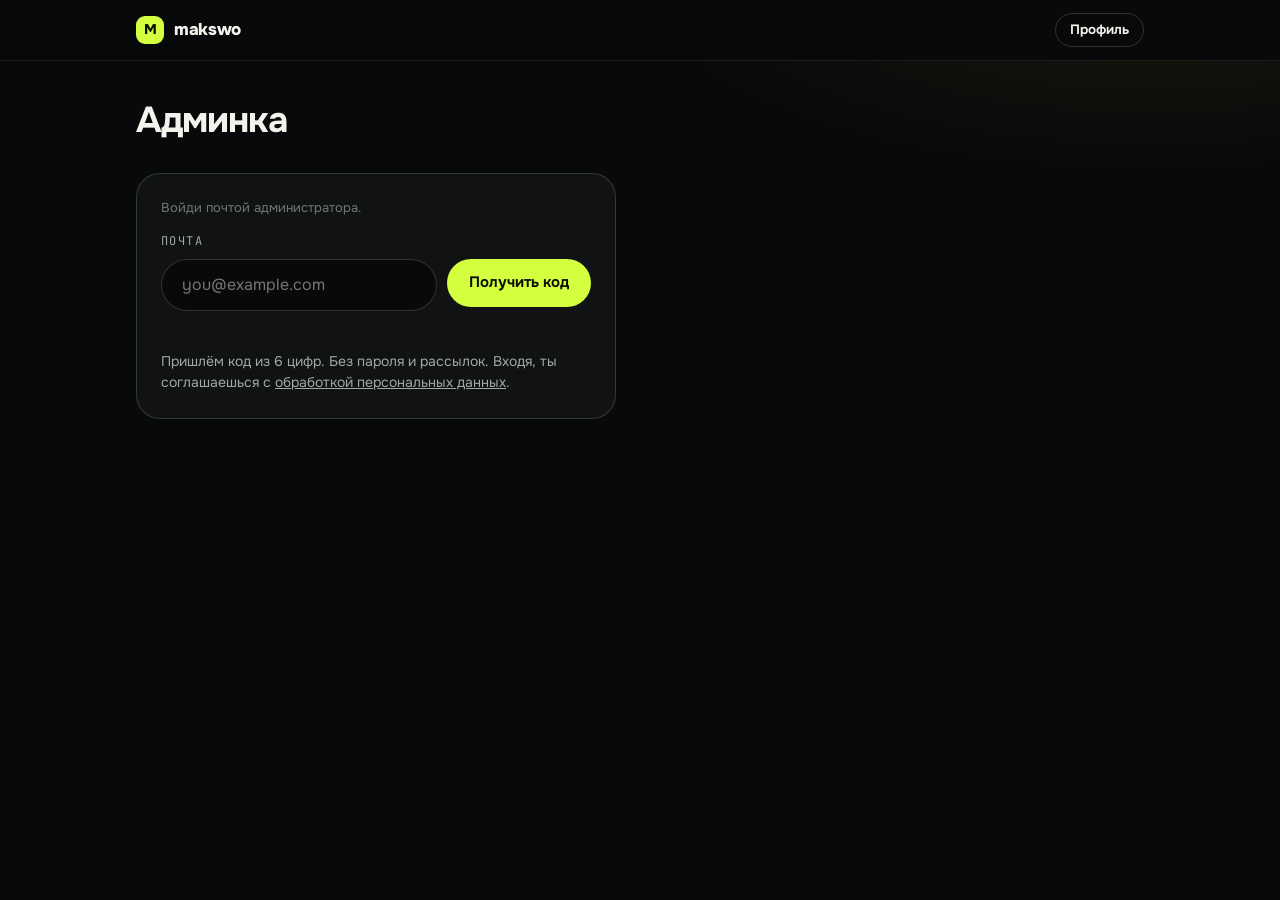
<file: admin/index.html>
<!doctype html>
<html lang="ru">
<head>
<meta charset="utf-8">
<link rel="icon" href="/favicon.ico" sizes="any">
<link rel="icon" href="/assets/favicon.svg" type="image/svg+xml">
<link rel="apple-touch-icon" href="/apple-touch-icon.png">
<meta name="viewport" content="width=device-width, initial-scale=1, viewport-fit=cover">
<title>Админка — tap-page</title>
<meta name="robots" content="noindex, nofollow">
<meta name="theme-color" content="#08090a">
<link rel="preconnect" href="https://fonts.googleapis.com"><link rel="preconnect" href="https://fonts.gstatic.com" crossorigin>
<link href="https://fonts.googleapis.com/css2?family=JetBrains+Mono:wght@400;500&family=Onest:wght@400;500;600;700;800&display=swap" rel="stylesheet">
<link rel="stylesheet" href="/assets/ui.css">
<style>
main{padding-block:32px 64px}
.topbar{display:flex;align-items:center;gap:14px;margin-bottom:22px;flex-wrap:wrap}
.topbar h2{font-size:clamp(26px,3.2vw,36px);margin:0;letter-spacing:-.03em}
.topbar .sp{flex:1}
.faint{color:var(--tx3);font-size:13px}
.err{color:var(--bad);font-size:14px;margin:0 0 12px}
.empty{border:1.5px dashed var(--line2);border-radius:16px;padding:26px 18px;text-align:center;color:var(--tx3);font-size:13.5px}
.loading{color:var(--tx3);padding:30px 0}
.card{background:var(--s1);border:1px solid var(--line);border-radius:20px;padding:20px;min-width:0}
.lbl{font-family:var(--m);font-size:11.5px;letter-spacing:.1em;text-transform:uppercase;color:var(--tx3);margin-bottom:10px;display:flex;align-items:center;gap:8px}
.lbl b{color:var(--tx2);font-weight:500}
.grid2{display:grid;grid-template-columns:repeat(2,minmax(0,1fr));gap:16px;align-items:start}
.pill{display:inline-flex;align-items:center;gap:6px;height:24px;padding:0 10px;border-radius:999px;font-size:12px;font-weight:650;white-space:nowrap;color:var(--tx2);background:var(--s2)}
.pill::before{content:"";width:6px;height:6px;border-radius:50%;background:currentColor}
.pill.ok{color:var(--ok);background:rgba(62,224,160,.1)}.pill.info{color:var(--info);background:rgba(122,168,255,.1)}
.pill.warn{color:var(--warn);background:rgba(255,181,74,.1)}.pill.bad{color:var(--bad);background:rgba(255,107,107,.1)}
.tabs{display:flex;gap:6px;flex-wrap:wrap}
.tabs button{height:32px;padding:0 14px;border-radius:999px;border:1px solid var(--line);font-size:13px;font-weight:650;color:var(--tx2)}
.tabs button.on{background:var(--tx);color:var(--bg);border-color:var(--tx)}
.adm-tabs{display:flex;gap:8px;flex-wrap:wrap;margin-bottom:18px}
.adm-tabs button{display:inline-flex;align-items:center;gap:8px;height:34px;padding:0 13px;border-radius:999px;border:1px solid var(--line);font-size:13px;font-weight:650;color:var(--tx2)}
.adm-tabs button.on{border-color:var(--acc);color:var(--tx);background:var(--acc-dim)}
.adm-tabs .n{font-variant-numeric:tabular-nums;color:var(--tx3)}
.stats{display:grid;grid-template-columns:repeat(4,minmax(0,1fr));gap:12px;margin-bottom:16px}
.tile{background:var(--s1);border:1px solid var(--line);border-radius:18px;padding:16px 18px;display:flex;flex-direction:column;gap:8px;min-width:0}
.tile .l{font-size:13px;color:var(--tx2)}
.tile .v{font-family:var(--m);font-size:clamp(24px,3vw,32px);font-weight:500;letter-spacing:-.03em;line-height:1}
.tile .d{font-size:12.5px;color:var(--tx3)}
.fun-bar{display:flex;gap:12px;align-items:center;flex-wrap:wrap;margin:0 0 18px}
.inp,select.inp{height:40px;border-radius:12px;background:var(--bg);border:1px solid var(--line2);padding:0 12px;font:14px var(--f);color:var(--tx);max-width:260px}
.fun-steps{display:grid;gap:10px;border:1px solid var(--line);border-radius:18px;padding:16px 18px;background:var(--s1)}
.fun-step{display:grid;grid-template-columns:minmax(180px,240px) 1fr 70px 54px;gap:14px;align-items:center;font-size:14px}
.fun-name{display:flex;gap:10px;color:var(--tx2)}.fun-name .n{font-family:var(--m);font-size:12px;color:var(--acc)}
.fun-track{height:10px;border-radius:6px;background:var(--s2);overflow:hidden}
.fun-track i{display:block;height:100%;background:var(--acc);border-radius:6px;min-width:2px}
.fun-step b{text-align:right;font-variant-numeric:tabular-nums}.fun-step small{color:var(--tx3);text-align:right}
.fun-note{margin:10px 0 26px}
h3.sh{font-size:18px;margin:26px 0 12px;letter-spacing:-.01em}
.fa-table{overflow-x:auto;border:1px solid var(--line);border-radius:16px}
.fa-table table{width:100%;border-collapse:collapse;font-size:14px;min-width:640px}
.fa-table th{text-align:left;font-weight:600;color:var(--tx3);font-size:12.5px;padding:12px 14px;border-bottom:1px solid var(--line);white-space:nowrap}
.fa-table td{padding:12px 14px;border-bottom:1px solid var(--line);vertical-align:top;font-variant-numeric:tabular-nums}
.fa-table tr:last-child td{border-bottom:0}
.fa-row{cursor:pointer}.fa-row:hover td{background:var(--s1)}.fa-row.on td{background:var(--acc-dim)}
.fa-table i{font-style:normal;color:var(--tx3);font-size:12px}
.goal{display:flex;align-items:center;gap:14px;margin:0 0 16px;padding:14px 18px;border-radius:18px;background:var(--s1);border:1px solid var(--line)}
.goal .fun-track{flex:1}.goal b{font-family:var(--m);font-size:20px}
.adm-row{display:grid;grid-template-columns:minmax(0,1fr) auto;gap:16px;align-items:start;padding:16px 18px;border:1px solid var(--line2);border-radius:18px;background:var(--s1)}
.adm-row + .adm-row{margin-top:12px}
.adm-row h3{font-size:16px;margin:0 0 4px}
.adm-row .q{margin:10px 0 0;font-size:14.5px;white-space:pre-wrap;overflow-wrap:anywhere}
.adm-row .q i{display:block;font-style:normal;font-family:var(--m);font-size:11px;letter-spacing:.08em;text-transform:uppercase;color:var(--tx3);margin-bottom:2px}
.adm-row textarea{width:100%;margin-top:12px;border-radius:12px;background:var(--bg);border:1px solid var(--line2);padding:10px 12px;font:14px/1.45 var(--f);color:var(--tx);min-height:56px;resize:vertical}
.adm-row .side{display:flex;flex-direction:column;align-items:flex-end;gap:10px}
.adm-acts{display:flex;gap:8px;flex-wrap:wrap;justify-content:flex-end}
.adm-row.st-no{opacity:.55}
.cmt{border:1px solid var(--line2);border-radius:16px;padding:14px 16px;background:var(--bg)}
.cmt + .cmt{margin-top:10px}
.cmt-h{display:flex;align-items:center;gap:10px;flex-wrap:wrap}
.cmt-t{margin:8px 0 0;font-size:14px;line-height:1.5;overflow-wrap:anywhere;white-space:pre-wrap}
.cmt-r{margin:10px 0 0;padding-left:12px;border-left:2px solid var(--acc);font-size:13.5px;line-height:1.5;color:var(--tx2);overflow-wrap:anywhere;white-space:pre-wrap}
.adm{border-radius:20px;padding:18px;background:var(--s1);border:1px solid var(--line);margin-top:12px}
.adm-h{display:flex;flex-wrap:wrap;align-items:baseline;gap:6px 14px}.adm-h b{font-size:17px}.adm-h span{font-family:var(--m);font-size:12.5px;color:var(--tx2)}
.adm label{display:block;font-family:var(--m);font-size:11.5px;letter-spacing:.1em;text-transform:uppercase;color:var(--tx3);margin:14px 0 6px}
.adm input,.adm textarea{width:100%;border-radius:14px;background:var(--bg);border:1px solid var(--line2);padding:11px 14px;font:15px/1.45 var(--f);color:var(--tx);outline:none}
.adm textarea{min-height:150px;resize:vertical}
.adm .row2{display:grid;grid-template-columns:1fr 2fr;gap:10px}
.adm .btns{display:flex;gap:10px;flex-wrap:wrap;margin-top:14px;align-items:center}
.adm details{margin-top:10px;font-size:14px;color:var(--tx2)}.adm details ul{margin:8px 0 0;padding-left:18px;max-height:220px;overflow:auto}
.st{font-size:13.5px;color:var(--tx2)}.st.ok{color:var(--ok)}.st.bad{color:var(--bad)}
.hist{list-style:none;margin:10px 0 0;padding:0;display:grid;gap:6px;font-size:13.5px}.hist li{display:grid;grid-template-columns:120px 80px 1fr auto;gap:10px;color:var(--tx2)}.hist b{color:var(--tx)}
.warnbox{border:1px solid rgba(255,181,74,.35);background:rgba(255,181,74,.08);color:var(--warn);border-radius:14px;padding:12px 14px;font-size:14px;margin-top:12px}
.logincard{max-width:480px;margin-top:24px;border-radius:24px;padding:24px;background:var(--s1);border:1px solid var(--line2)}
@media (max-width:860px){.grid2{grid-template-columns:1fr}.stats{grid-template-columns:repeat(2,minmax(0,1fr))}}
@media (max-width:640px){
  .fun-step{grid-template-columns:1fr 54px;gap:6px 10px}.fun-step .fun-track{grid-column:1/-1;grid-row:2}.fun-step small{display:none}
  .adm-row{grid-template-columns:1fr}.adm-row .side{align-items:flex-start}.adm-acts{justify-content:flex-start}
  .adm .row2{grid-template-columns:1fr}.hist li{grid-template-columns:1fr 1fr}
}
</style>
</head>
<body>
<nav class="nav"><div class="wrap wide">
  <a class="logo" href="/"><i>M</i>makswo</a>
  <span class="sp"></span>
  <a class="btn gho sm" id="acct" href="/me">Профиль</a>
</div></nav>
<main class="wrap wide" id="app"><p class="loading">Загружаем…</p></main>

<script src="/assets/account.js"></script>
<script src="/assets/adminbar.js?v=1"></script>
<script>
(function(){
'use strict';
function $(id){return document.getElementById(id)}
var esc=TP.esc, app=$('app'), ADMIN=false;
var SECTIONS={funnel:'Воронка',leads:'Заявки в группу',mail:'Рассылки',support:'Поддержка'};
function fmt(d){return new Date(d).toLocaleString('ru-RU',{day:'numeric',month:'short',hour:'2-digit',minute:'2-digit'})}
function num(n){return Number(n||0).toLocaleString('ru-RU')}
function pct(a,b){return b?Math.round(a*100/b)+'%':'—'}
function top(title,extra){return '<div class="topbar"><h2>'+esc(title)+'</h2><span class="sp"></span>'+(extra||'')+'<button class="btn gho sm" type="button" id="rf">Обновить</button></div>'}
function fail(title,d){ app.innerHTML=top(title)+'<p class="err">Не получилось загрузить ('+esc(d.error||d._status||'нет связи')+'). Если только что обновили сайт — проверь SQL в Supabase.</p>'; bindRf() }
function bindRf(){ var b=$('rf'); if(b) b.onclick=route }
function cur(){ var h=(location.hash||'').slice(1); return SECTIONS[h]?h:'funnel' }
function route(){ if(!ADMIN) return; var s=cur(); document.title=SECTIONS[s]+' — админка tap-page'; ({funnel:funnel,leads:leads,mail:mail,support:support})[s]() }
window.addEventListener('hashchange',route);

/* ---------- Воронка ---------- */
var F={days:30,label:null,data:null};
function funnel(){
  app.innerHTML=top('Воронка')+'<p class="loading">Загружаем…</p>'; bindRf();
  TP.call('GET','/api/admin?funnel=1&days='+F.days).then(function(d){ if(!d.funnel) return fail('Воронка',d); F.data=d.funnel; drawFunnel() },function(){fail('Воронка',{})});
}
function drawFunnel(){
  var f=F.data, rows=f.rows, key=function(r){return r.src||''};
  var sel=F.label===null?f.total:(rows.filter(function(r){return key(r)===F.label})[0]||f.total);
  var steps=[['Заходы на сайт',sel.visitors],['Начали вопросы',sel.started],['Ответили на 10 вопросов',sel.answered],['Оплатили инструкцию 299',sel.paid],['Купили «Стартовый набор»',sel.kit]];
  var mx=Math.max(1,steps[0][1],steps[1][1]);
  var P=[[7,'7 дней'],[30,'30 дней'],[90,'90 дней'],[0,'Всё время']];
  var h=top('Воронка')+
    '<div class="fun-bar"><select class="inp" id="lab"><option value="__all">Все метки</option>'+rows.map(function(r){return '<option value="'+esc(key(r))+'"'+(F.label===key(r)?' selected':'')+'>'+esc(r.src||'без метки')+'</option>'}).join('')+'</select>'+
    '<div class="tabs">'+P.map(function(p){return '<button type="button" data-d="'+p[0]+'" class="'+(p[0]===f.days?'on':'')+'">'+p[1]+'</button>'}).join('')+'</div></div>'+
    '<div class="stats">'+
      '<div class="tile"><span class="l">Выручка</span><span class="v">'+num(sel.revenue)+' ₽</span><span class="d">оплаты инструкции</span></div>'+
      '<div class="tile"><span class="l">Оплатили</span><span class="v">'+num(sel.paid)+'</span><span class="d">'+(sel.free?'+ '+sel.free+' по бесплатному коду':'без бесплатных кодов')+'</span></div>'+
      '<div class="tile"><span class="l">Заход → оплата</span><span class="v">'+pct(sel.paid,sel.visitors)+'</span><span class="d">из '+num(sel.visitors)+' заходов</span></div>'+
      '<div class="tile"><span class="l">Ответили → оплата</span><span class="v">'+pct(sel.paid,sel.answered)+'</span><span class="d">из '+num(sel.answered)+' прошедших вопросы</span></div>'+
    '</div>'+
    '<div class="fun-steps">'+steps.map(function(s,i){return '<div class="fun-step"><div class="fun-name"><span class="n">'+('0'+(i+1))+'</span>'+esc(s[0])+'</div><div class="fun-track"><i style="width:'+Math.min(100,s[1]/mx*100)+'%"></i></div><b>'+num(s[1])+'</b><small>'+(i?pct(s[1],steps[i-1][1]):'')+'</small></div>'}).join('')+'</div>'+
    '<p class="faint fun-note">Заходы — уникальные браузеры. Процент — от предыдущего шага. «Купили набор» появится, когда откроется оплата набора. Заказы до появления меток — в «без метки».</p>'+
    '<h3 class="sh">По меткам</h3>'+
    (rows.length?'<div class="fa-table"><table><thead><tr><th>Метка</th><th>Заходы</th><th>Начали</th><th>Ответили</th><th>Оплатили</th><th>Выручка</th><th>Набор</th></tr></thead><tbody>'+
      rows.map(function(r){return '<tr class="fa-row'+(F.label===key(r)?' on':'')+'" data-l="'+esc(key(r))+'"><td><b>'+(r.src?esc(r.src):'<i>без метки</i>')+'</b></td><td>'+num(r.visitors)+'</td><td>'+num(r.started)+'</td><td>'+num(r.answered)+' <i>'+pct(r.answered,r.started)+'</i></td><td>'+num(r.paid)+(r.free?' <i>+'+r.free+' беспл.</i>':'')+'</td><td>'+num(r.revenue)+' ₽</td><td>'+(r.kit||'—')+'</td></tr>'}).join('')+
      '</tbody></table></div>':'<div class="empty">Пока пусто.</div>')+
    '<p class="faint" style="margin-top:10px">Ссылка с меткой: <code>tap-page.ru/start?from=start_r23</code> — латиница, цифры, _ и -. Метка живёт в браузере 30 дней. Нажми на строку, чтобы увидеть её воронку.</p>';
  app.innerHTML=h; bindRf();
  $('lab').onchange=function(){ F.label=this.value==='__all'?null:this.value; drawFunnel() };
  [].forEach.call(app.querySelectorAll('[data-d]'),function(b){ b.onclick=function(){ F.days=Number(b.getAttribute('data-d')); funnel() } });
  [].forEach.call(app.querySelectorAll('.fa-row'),function(tr){ tr.onclick=function(){ var l=tr.getAttribute('data-l'); F.label=F.label===l?null:l; drawFunnel(); window.scrollTo({top:0,behavior:'smooth'}) } });
}

/* ---------- Заявки в группу ---------- */
var LST={new:['Заявка','warn'],call:['Созвон','info'],paid:['Оплатил','ok'],no:['Отказ','']};
var DEVN={iphone:'iPhone',android:'Android',win:'Windows',mac:'Mac'}, CTRN={ru:'Россия/Беларусь',cis:'СНГ',world:'Другая страна',unsure:'Не уверен'};
var L={filter:'all',list:[]};
function leads(){
  app.innerHTML=top('Заявки в группу')+'<p class="loading">Загружаем…</p>'; bindRf();
  TP.call('GET','/api/admin?leads=group').then(function(d){ if(!d.leads) return fail('Заявки в группу',d); L.list=d.leads; drawLeads() },function(){fail('Заявки в группу',{})});
}
function drawLeads(){
  var cnt={new:0,call:0,paid:0,no:0}; L.list.forEach(function(l){cnt[l.status]=(cnt[l.status]||0)+1});
  var live=L.list.length-cnt.no;
  var shown=L.filter==='all'?L.list:L.list.filter(function(l){return l.status===L.filter});
  var h=top('Заявки в группу','<a class="btn gho sm" href="/group" target="_blank" rel="noopener">Открыть анкету</a>')+
    '<div class="goal"><span class="faint">Живых заявок</span><div class="fun-track"><i style="width:'+Math.min(100,live*10)+'%"></i></div><b>'+live+' / 10</b></div>'+
    '<p class="faint" style="margin:-6px 0 16px">Когда наберётся 10 — открывай оплату и даты потока. «Отказ» в счётчик не входит.</p>'+
    '<div class="adm-tabs"><button type="button" data-f="all" class="'+(L.filter==='all'?'on':'')+'">Все <span class="n">'+L.list.length+'</span></button>'+
      Object.keys(LST).map(function(k){return '<button type="button" data-f="'+k+'" class="'+(L.filter===k?'on':'')+'">'+LST[k][0]+(cnt[k]?' <span class="n">'+cnt[k]+'</span>':'')+'</button>'}).join('')+'</div>'+
    (shown.length?'':'<div class="empty">'+(L.list.length?'В этой очереди пусто.':'Пока ни одной заявки. Ссылка для рилса: tap-page.ru/group?from=group_rNN')+'</div>')+
    shown.map(function(l){
      var meta=[(l.dev||[]).map(function(x){return DEVN[x]||x}).join(', '),CTRN[l.country]||'',l.src?'метка '+l.src:''].filter(Boolean).join(' · ');
      var st=LST[l.status]||[l.status,''];
      return '<article class="adm-row st-'+esc(l.status)+'" data-id="'+l.id+'"><div style="min-width:0"><h3>'+esc(l.name)+'</h3>'+
        '<div class="faint">'+esc(l.contact)+(l.email&&l.email!==l.contact?' · '+esc(l.email):'')+' · '+esc(fmt(l.created_at))+'</div>'+
        '<p class="q"><i>Чем занимается</i>'+esc(l.work||'')+'</p><p class="q"><i>Какие задачи отдать ИИ</i>'+esc(l.want||'')+'</p>'+
        (meta?'<p class="faint" style="margin:8px 0 0">'+esc(meta)+'</p>':'')+
        '<textarea data-note placeholder="Заметка: когда созвон, что обсудили">'+esc(l.note||'')+'</textarea>'+
        '<div style="display:flex;gap:10px;align-items:center;margin-top:8px"><button class="btn gho sm" type="button" data-save>Сохранить заметку</button><span class="st"></span></div></div>'+
        '<div class="side"><span class="pill '+st[1]+'">'+esc(st[0])+'</span><div class="adm-acts">'+
          Object.keys(LST).filter(function(k){return k!==l.status}).map(function(k){return '<button class="btn gho sm" type="button" data-st="'+k+'">'+LST[k][0]+'</button>'}).join('')+'</div></div></article>';
    }).join('');
  app.innerHTML=h; bindRf();
  [].forEach.call(app.querySelectorAll('[data-f]'),function(b){ b.onclick=function(){ L.filter=b.getAttribute('data-f'); drawLeads() } });
  [].forEach.call(app.querySelectorAll('.adm-row'),function(el){
    var id=Number(el.getAttribute('data-id')), st=el.querySelector('.st');
    function save(data,done){ data.action='lead'; data.id=id; st.className='st'; st.textContent='Сохраняю…';
      TP.call('POST','/api/admin',data).then(function(r){ if(r.ok){ st.className='st ok'; st.textContent='Сохранено'; done&&done() } else { st.className='st bad'; st.textContent='Ошибка' } },function(){ st.className='st bad'; st.textContent='Нет связи' }) }
    el.querySelector('[data-save]').onclick=function(){ var v=el.querySelector('[data-note]').value; save({note:v},function(){ L.list.forEach(function(x){ if(x.id===id) x.note=v }) }) };
    [].forEach.call(el.querySelectorAll('[data-st]'),function(b){ b.onclick=function(){ var s=b.getAttribute('data-st'); save({status:s},function(){ L.list.forEach(function(x){ if(x.id===id) x.status=s }); drawLeads() }) } });
  });
}

/* ---------- Рассылки по листу ожидания ---------- */
function mail(){
  app.innerHTML=top('Рассылки')+'<p class="loading">Загружаем…</p>'; bindRf();
  TP.call('GET','/api/admin').then(function(d){ if(!d.courses) return fail('Рассылки',d); drawMail(d) },function(){fail('Рассылки',{})});
}
function qt(t){return /«/.test(t)?t:'«'+t+'»'}
function drawMail(d){
  var h=top('Рассылки')+'<p class="faint" style="margin:-10px 0 6px">Письмо уходит всем из листа ожидания курса, кто ещё не получал его. Каждому — один раз, в письме есть ссылка «Отписаться».</p>'+
    (d.mail?'':'<div class="warnbox">Отправка писем не настроена: добавь RESEND_API_KEY в Vercel и сделай Redeploy.</div>');
  var LINK={nabor:'https://tap-page.ru/kit',group:'https://tap-page.ru/group'};
  d.courses.forEach(function(c){
    var sent=c.total-c.pending;
    h+='<form class="adm" data-c="'+c.id+'"><div class="adm-h"><b>'+esc(c.title)+'</b><span>в листе: '+c.total+' · ждут письма: '+c.pending+' · получили: '+sent+'</span></div>'+
      (c.total?'<details><summary>Адреса ('+c.total+')</summary><ul>'+c.emails.map(function(e){return '<li>'+esc(e.email)+(e.notified?' ✓':'')+'</li>'}).join('')+'</ul></details>':'')+
      '<label>Тема письма</label><input name="subject" maxlength="150" value="'+esc(qt(c.title)+': старт')+'">'+
      '<label>Текст</label><textarea name="text" maxlength="4000">'+esc('Привет!\n\nТы записался на '+qt(c.title)+' — рассказываю, когда старт и как попасть.\n\nМакс')+'</textarea>'+
      '<div class="row2"><div><label>Текст кнопки</label><input name="cta" maxlength="40" value="Подробнее"></div><div><label>Ссылка кнопки</label><input name="link" maxlength="300" value="'+esc(LINK[c.id]||('https://tap-page.ru/#c-'+c.id))+'"></div></div>'+
      '<div class="btns"><button class="btn gho sm" type="button" data-a="test">Тест себе</button><button class="btn pri sm" type="button" data-a="send"'+(c.pending&&d.mail?'':' disabled')+'>Разослать ('+c.pending+')</button><span class="st"></span></div></form>';
  });
  var NAMES={nabor:'Набор',montage:'Монтаж',assistant:'Помощник',group:'Группа'};
  h+='<div class="adm"><div class="adm-h"><b>История</b></div>'+(d.history&&d.history.length?'<ul class="hist">'+d.history.map(function(x){
    return '<li><span>'+esc(fmt(x.created_at))+'</span><b>'+esc(NAMES[x.course]||x.course)+'</b><span>'+esc(x.subject)+'</span><span>'+(x.test?'тест':'отправлено '+x.sent)+(x.failed?' · ошибок '+x.failed:'')+'</span></li>'}).join('')+'</ul>':'<p class="faint" style="margin:8px 0 0">Рассылок ещё не было.</p>')+'</div>';
  app.innerHTML=h; bindRf();
  [].forEach.call(app.querySelectorAll('form.adm'),function(f){
    var st=f.querySelector('.st'); f.onsubmit=function(e){e.preventDefault()};
    [].forEach.call(f.querySelectorAll('[data-a]'),function(b){ b.onclick=function(){
      var test=b.getAttribute('data-a')==='test', c=f.getAttribute('data-c');
      var data={action:'send',course:c,test:test,subject:f.subject.value,text:f.text.value,cta:f.cta.value,link:f.link.value};
      if(!test){ var n=(b.textContent.match(/\d+/)||['0'])[0]; if(!confirm('Разослать письмо '+n+' адресам? Отменить будет нельзя.')) return }
      st.className='st'; st.textContent=test?'Отправляем тест…':'Рассылаем…'; b.disabled=true;
      TP.call('POST','/api/admin',data).then(function(r){
        b.disabled=false;
        if(r.ok&&test){ st.className='st ok'; st.textContent='Тест отправлен на '+r.to; return }
        if(r.ok){ st.className='st ok'; st.textContent='Отправлено: '+r.sent+(r.failed?', ошибок: '+r.failed:''); setTimeout(mail,1500); return }
        st.className='st bad'; st.textContent={none:'Некому отправлять: все из листа уже получили письмо',empty:'Заполни тему и текст',link:'Ссылка должна начинаться с https://',mail:'Не настроена отправка писем (RESEND_API_KEY)'}[r.error]||('Ошибка: '+(r.error||r._status));
      },function(){b.disabled=false;st.className='st bad';st.textContent='Нет связи'});
    }});
  });
}

/* ---------- Поддержка ---------- */
var S={filter:'all'};
var REASON={mat:['мат','bad'],ad:['реклама','warn'],toxic:['оскорбление','bad']};
function support(){
  app.innerHTML=top('Поддержка')+'<p class="loading">Загружаем…</p>'; bindRf();
  TP.call('GET','/api/admin?support=1').then(function(d){ if(!d.messages) return fail('Поддержка',d); S.data=d; drawSupport() },function(){fail('Поддержка',{})});
}
function drawSupport(){
  var d=S.data, day=Date.now()-864e5, week=Date.now()-7*864e5;
  var n1=d.messages.filter(function(m){return Date.parse(m.at)>day}).length, n7=d.messages.filter(function(m){return Date.parse(m.at)>week}).length;
  var guests=d.messages.filter(function(m){return !m.who}).length;
  var list=S.filter==='guest'?d.messages.filter(function(m){return !m.who}):S.filter==='user'?d.messages.filter(function(m){return m.who}):d.messages;
  var h=top('Поддержка')+
    '<div class="stats"><div class="tile"><span class="l">Вопросов за сутки</span><span class="v">'+n1+'</span></div><div class="tile"><span class="l">За 7 дней</span><span class="v">'+n7+'</span></div>'+
    '<div class="tile"><span class="l">От гостей</span><span class="v">'+guests+'</span><span class="d">из последних '+d.messages.length+'</span></div><div class="tile"><span class="l">Заблокировано в чате</span><span class="v">'+d.blocked.length+'</span><span class="d">последние 100</span></div></div>'+
    '<div class="grid2"><section class="card"><div class="lbl"><b>О чём спрашивают ИИ-поддержку</b></div>'+
      '<div class="tabs" style="margin-bottom:12px">'+[['all','Все'],['user','Из профиля'],['guest','Гости']].map(function(t){return '<button type="button" data-sf="'+t[0]+'" class="'+(S.filter===t[0]?'on':'')+'">'+t[1]+'</button>'}).join('')+'</div>'+
      (list.length?list.map(function(m){return '<article class="cmt"><div class="cmt-h"><span class="faint">'+esc(fmt(m.at))+' · '+(m.who?esc(m.who):'гость')+'</span>'+(m.blocked?'<span class="pill bad">заблокировано</span>':'')+'</div>'+
        '<p class="cmt-t"><b>'+esc(m.question||'')+'</b></p>'+(m.answer?'<p class="cmt-r">'+esc(m.answer)+'</p>':'')+'</article>'}).join(''):'<div class="empty">Пока никто не писал.</div>')+
    '</section><section class="card"><div class="lbl"><b>Заблокировано в общем чате</b></div>'+
      (d.blocked.length?d.blocked.map(function(m){var r=REASON[m.reason]||[m.reason||'',''];return '<article class="cmt"><div class="cmt-h"><span class="faint">'+esc(fmt(m.at))+' · '+(m.who?esc(m.who):'без ника')+'</span><span class="pill '+r[1]+'">'+esc(r[0])+'</span></div><p class="cmt-t">'+esc(m.text||'')+'</p></article>'}).join(''):'<div class="empty">Ничего не блокировалось.</div>')+
    '</section></div>';
  app.innerHTML=h; bindRf();
  [].forEach.call(app.querySelectorAll('[data-sf]'),function(b){ b.onclick=function(){ S.filter=b.getAttribute('data-sf'); drawSupport() } });
}

/* ---------- вход и проверка прав ---------- */
function login(){
  app.innerHTML='<div class="topbar"><h2>Админка</h2></div><div class="logincard"><p class="faint" style="margin:0 0 14px">Войди почтой администратора.</p><div id="lf"></div></div>';
  TP.loginForm($('lf'),{onDone:start});
}
function start(){
  if(!TP.user()) return login();
  TP.call('GET','/api/account').then(function(d){
    if(d._status===401){ TP.logout(); return login() }
    if(!d.user){ app.innerHTML='<p class="err">Не получилось загрузить профиль. Обнови страницу.</p>'; return }
    TPAdminBar.set(!!d.admin);
    if(!d.admin){ app.innerHTML='<div class="topbar"><h2>Админка</h2></div><p class="err">Эта страница только для администратора. Ты вошёл как '+esc(d.user.email)+'.</p>'; return }
    ADMIN=true; route();
  },function(){ app.innerHTML='<p class="err">Нет связи. Обнови страницу.</p>' });
}
start();
})();
</script>
</body>
</html>
</file>
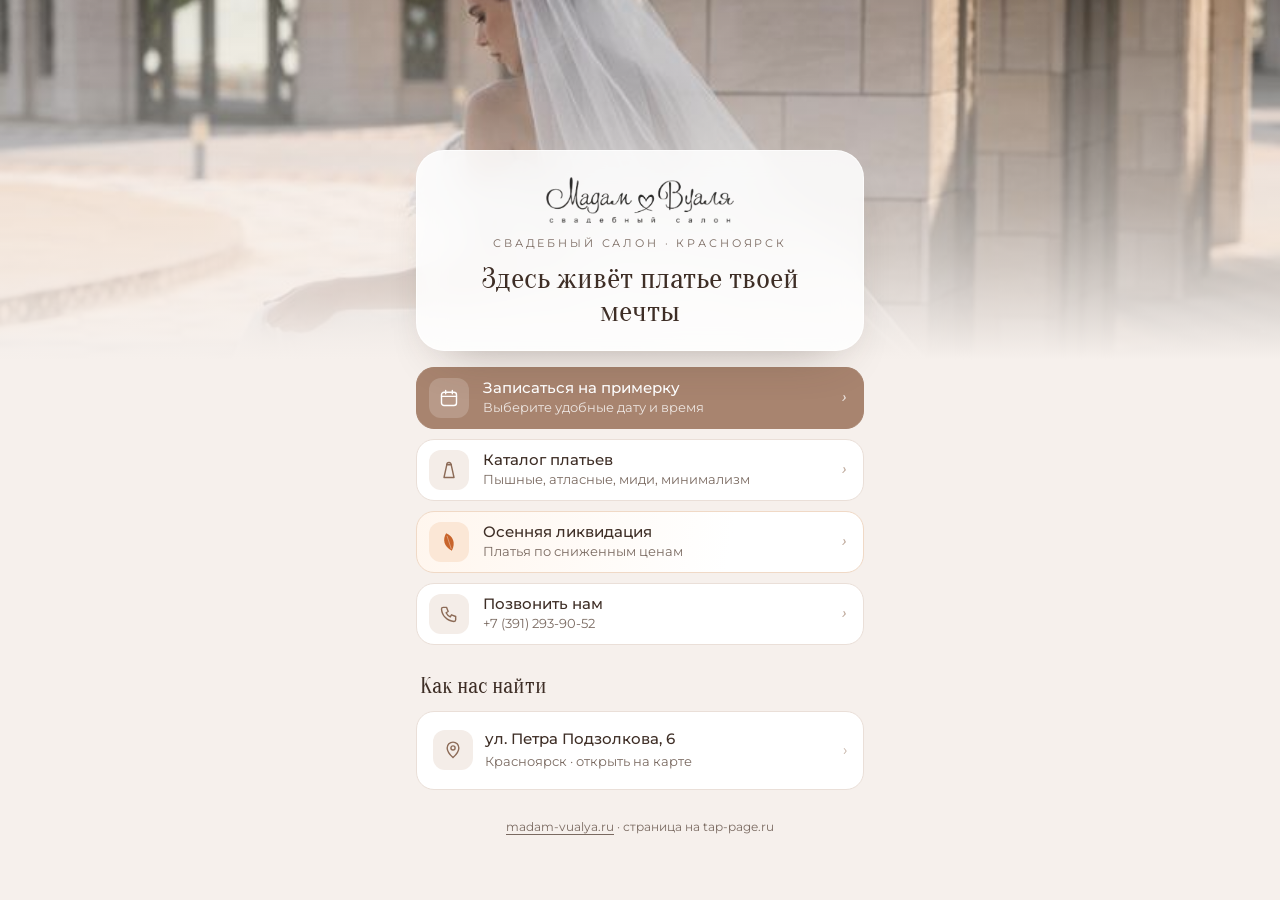
<file: madam-vualya/index.html>
<!doctype html>
<html lang="ru">
<head>
<meta charset="utf-8">
<meta name="viewport" content="width=device-width, initial-scale=1, viewport-fit=cover">
<title>Мадам Вуаля — свадебный салон, Красноярск</title>
<meta name="description" content="Свадебные платья Anna Kuznetcova, Divino Rose, Marry Mark. Бесплатная примерка по записи. Красноярск, Петра Подзолкова, 6.">
<meta property="og:title" content="Мадам Вуаля — здесь живёт платье твоей мечты">
<link rel="preconnect" href="https://fonts.googleapis.com"><link rel="preconnect" href="https://fonts.gstatic.com" crossorigin>
<link href="https://fonts.googleapis.com/css2?family=Oranienbaum&family=Montserrat:wght@400;500;600&display=swap" rel="stylesheet">
<style>
:root{--bg:#F6F0EC;--card:#FFFFFF;--line:#EADFD8;--ink:#3E2E26;--ink2:#7A6A61;--mocha:#A8846F;--mocha-d:#8C6B57}
*{box-sizing:border-box;margin:0}
html{background:var(--bg)}
body{font:400 15px/1.5 Montserrat,system-ui,-apple-system,"Segoe UI",sans-serif;color:var(--ink);-webkit-font-smoothing:antialiased;
  background:var(--bg);position:relative}
a{color:inherit;text-decoration:none}
img{display:block;max-width:100%}
.cover{position:absolute;inset:0 0 auto;height:360px;z-index:0;overflow:hidden}
.cover img{width:100%;height:100%;object-fit:cover;object-position:50% 30%;filter:saturate(.9)}
.cover:after{content:"";position:absolute;inset:0;background:linear-gradient(180deg,rgba(246,240,236,.1),rgba(246,240,236,.55) 55%,var(--bg))}
.page{position:relative;z-index:1;max-width:480px;margin:0 auto;padding:150px max(16px,env(safe-area-inset-left)) calc(40px + env(safe-area-inset-bottom)) max(16px,env(safe-area-inset-right))}

/* profile */
.profile{background:rgba(255,255,255,.86);backdrop-filter:blur(14px);-webkit-backdrop-filter:blur(14px);border:1px solid rgba(255,255,255,.7);
  border-radius:28px;padding:26px 22px 22px;text-align:center;box-shadow:0 24px 50px -30px rgba(62,46,38,.45)}
.profile .logo{height:46px;width:auto;margin:0 auto}
.profile .city{font-size:11px;letter-spacing:.26em;text-transform:uppercase;color:var(--ink2);margin-top:12px}
.profile h1{font:400 30px/1.1 Oranienbaum,serif;margin-top:10px}
.profile p{color:var(--ink2);font-size:13.5px;margin-top:8px}
.chips{display:flex;flex-wrap:wrap;justify-content:center;gap:6px;margin-top:14px}
.chips span{background:#F4EDE8;border-radius:999px;padding:5px 11px;font-size:12px;color:var(--ink)}

/* buttons */
.links{display:grid;gap:10px;margin-top:16px}
.b{display:flex;align-items:center;gap:14px;min-height:60px;padding:10px 16px 10px 12px;border-radius:18px;background:var(--card);border:1px solid var(--line);
  font-weight:500;font-size:15px;transition:transform .15s,box-shadow .2s,border-color .2s}
.b:hover{transform:translateY(-1px);border-color:#D9C6B9;box-shadow:0 12px 24px -18px rgba(62,46,38,.5)}
.b:active{transform:scale(.99)}
.b .ic{flex:none;width:40px;height:40px;border-radius:12px;display:grid;place-items:center;background:#F4EDE8;color:var(--mocha-d)}
.b .ic svg{width:20px;height:20px}
.b span{flex:1;line-height:1.25}
.b small{display:block;font-weight:400;font-size:12.5px;color:var(--ink2);margin-top:2px}
.b .go{flex:none;color:#C2AEA1}
.b.main{background:var(--mocha);color:#fff;border-color:var(--mocha)}
.b.main .ic{background:rgba(255,255,255,.18);color:#fff}
.b.main small{color:rgba(255,255,255,.8)}
.b.main .go{color:rgba(255,255,255,.75)}
.b.main:hover{background:var(--mocha-d)}
.b.autumn{background:linear-gradient(100deg,#FFF6EE,#FFFFFF 70%);border-color:#F0D9C6}
.b.autumn .ic{background:#FBE7D6}
.b.autumn .ic svg{width:22px;height:22px;transform:rotate(-18deg)}

/* gallery */
.h{font:400 22px/1.2 Oranienbaum,serif;margin:28px 4px 12px;display:flex;justify-content:space-between;align-items:baseline}
.h a{font:500 12px Montserrat,sans-serif;letter-spacing:.08em;color:var(--mocha-d)}
.gal{display:grid;grid-auto-flow:column;grid-auto-columns:42%;gap:10px;overflow-x:auto;scroll-snap-type:x mandatory;padding-bottom:6px;scrollbar-width:none;margin:0 -16px;padding-left:16px;padding-right:16px}
.gal::-webkit-scrollbar{display:none}
.gal a{scroll-snap-align:start;border-radius:18px;overflow:hidden;aspect-ratio:3/4;background:#EDE3DC}
.gal img{width:100%;height:100%;object-fit:cover}

/* faq */
@media (min-width:520px){.gal{margin:0;padding-left:0;padding-right:0;grid-auto-columns:46%}}
details{background:var(--card);border:1px solid var(--line);border-radius:18px;padding:0 16px;margin-top:8px}
summary{list-style:none;cursor:pointer;padding:16px 0;font-weight:500;display:flex;justify-content:space-between;gap:12px}
summary::-webkit-details-marker{display:none}
summary:after{content:"+";color:var(--mocha);font-size:20px;line-height:1;transition:transform .2s}
details[open] summary:after{transform:rotate(45deg)}
details p{color:var(--ink2);font-size:14px;padding:0 0 16px}

/* contact */
.addr{background:var(--card);border:1px solid var(--line);border-radius:18px;padding:16px;display:flex;gap:12px;align-items:center}
.addr b{display:block;font-weight:500}
.addr small{color:var(--ink2);font-size:12.5px}
footer{text-align:center;color:var(--ink2);font-size:12px;margin-top:28px}
footer a{text-decoration:underline;text-underline-offset:3px}
</style>
</head>
<body>
<div class="cover"><img src="[data-uri]" alt=""></div>
<main class="page">

  <section class="profile">
    <img class="logo" src="[data-uri]" alt="Мадам Вуаля — свадебный салон">
    <div class="city">Свадебный салон · Красноярск</div>
    <h1>Здесь живёт платье твоей мечты</h1>
  </section>

  <nav class="links">
    <a class="b main" href="https://n690610.yclients.com" target="_blank" rel="noopener">
      <i class="ic"><svg viewBox="0 0 24 24" fill="none" stroke="currentColor" stroke-width="1.7" stroke-linecap="round"><rect x="3" y="5" width="18" height="16" rx="3"/><path d="M3 10h18M8 3v4M16 3v4"/></svg></i>
      <span>Записаться на примерку<small>Выберите удобные дату и время</small></span><i class="go">›</i></a>
    <a class="b" href="https://madam-vualya.ru/katalog" target="_blank" rel="noopener">
      <i class="ic"><svg viewBox="0 0 24 24" fill="none" stroke="currentColor" stroke-width="1.7" stroke-linejoin="round"><path d="M12 3c-1.7 0-2.6 1.2-2.6 2.6h5.2C14.6 4.2 13.7 3 12 3zM9.4 5.6L6 21h12L14.6 5.6"/></svg></i>
      <span>Каталог платьев<small>Пышные, атласные, миди, минимализм</small></span><i class="go">›</i></a>
    <a class="b autumn" href="https://madam-vualya.ru/katalog?tfc_storepartuid[415001434]=Осенняя+ликвидация" target="_blank" rel="noopener">
      <i class="ic"><svg viewBox="0 0 24 24"><path fill="#C8642B" d="M12 2C6 7 5 15 12 22c7-7 6-15 0-20z"/><path stroke="#fff" stroke-opacity=".45" stroke-width=".8" fill="none" d="M12 5v15"/></svg></i>
      <span>Осенняя ликвидация<small>Платья по сниженным ценам</small></span><i class="go">›</i></a>
    <a class="b" href="tel:+73912939052">
      <i class="ic"><svg viewBox="0 0 24 24" fill="none" stroke="currentColor" stroke-width="1.7" stroke-linejoin="round"><path d="M5 4h4l2 5-2.5 1.5a11 11 0 0 0 5 5L15 13l5 2v4a2 2 0 0 1-2 2A16 16 0 0 1 3 6a2 2 0 0 1 2-2"/></svg></i>
      <span>Позвонить нам<small>+7 (391) 293-90-52</small></span><i class="go">›</i></a>
  </nav>

  <div class="h">Как нас найти</div>
  <a class="addr" href="https://yandex.ru/maps/?text=%D0%9A%D1%80%D0%B0%D1%81%D0%BD%D0%BE%D1%8F%D1%80%D1%81%D0%BA%2C%20%D0%9F%D0%B5%D1%82%D1%80%D0%B0%20%D0%9F%D0%BE%D0%B4%D0%B7%D0%BE%D0%BB%D0%BA%D0%BE%D0%B2%D0%B0%2C%206" target="_blank" rel="noopener">
    <span class="ic" style="flex:none;width:40px;height:40px;border-radius:12px;display:grid;place-items:center;background:#F4EDE8;color:#8C6B57"><svg width="20" height="20" viewBox="0 0 24 24" fill="none" stroke="currentColor" stroke-width="1.7"><path d="M12 21s-7-6.2-7-11.5a7 7 0 0 1 14 0C19 14.8 12 21 12 21z"/><circle cx="12" cy="9.5" r="2.5"/></svg></span>
    <span style="flex:1"><b>ул. Петра Подзолкова, 6</b><small>Красноярск · открыть на карте</small></span><span style="color:#C2AEA1">›</span>
  </a>

  <footer><a href="https://madam-vualya.ru" target="_blank" rel="noopener">madam-vualya.ru</a> · страница на tap-page.ru</footer>
</main>
</body>
</html>
</file>
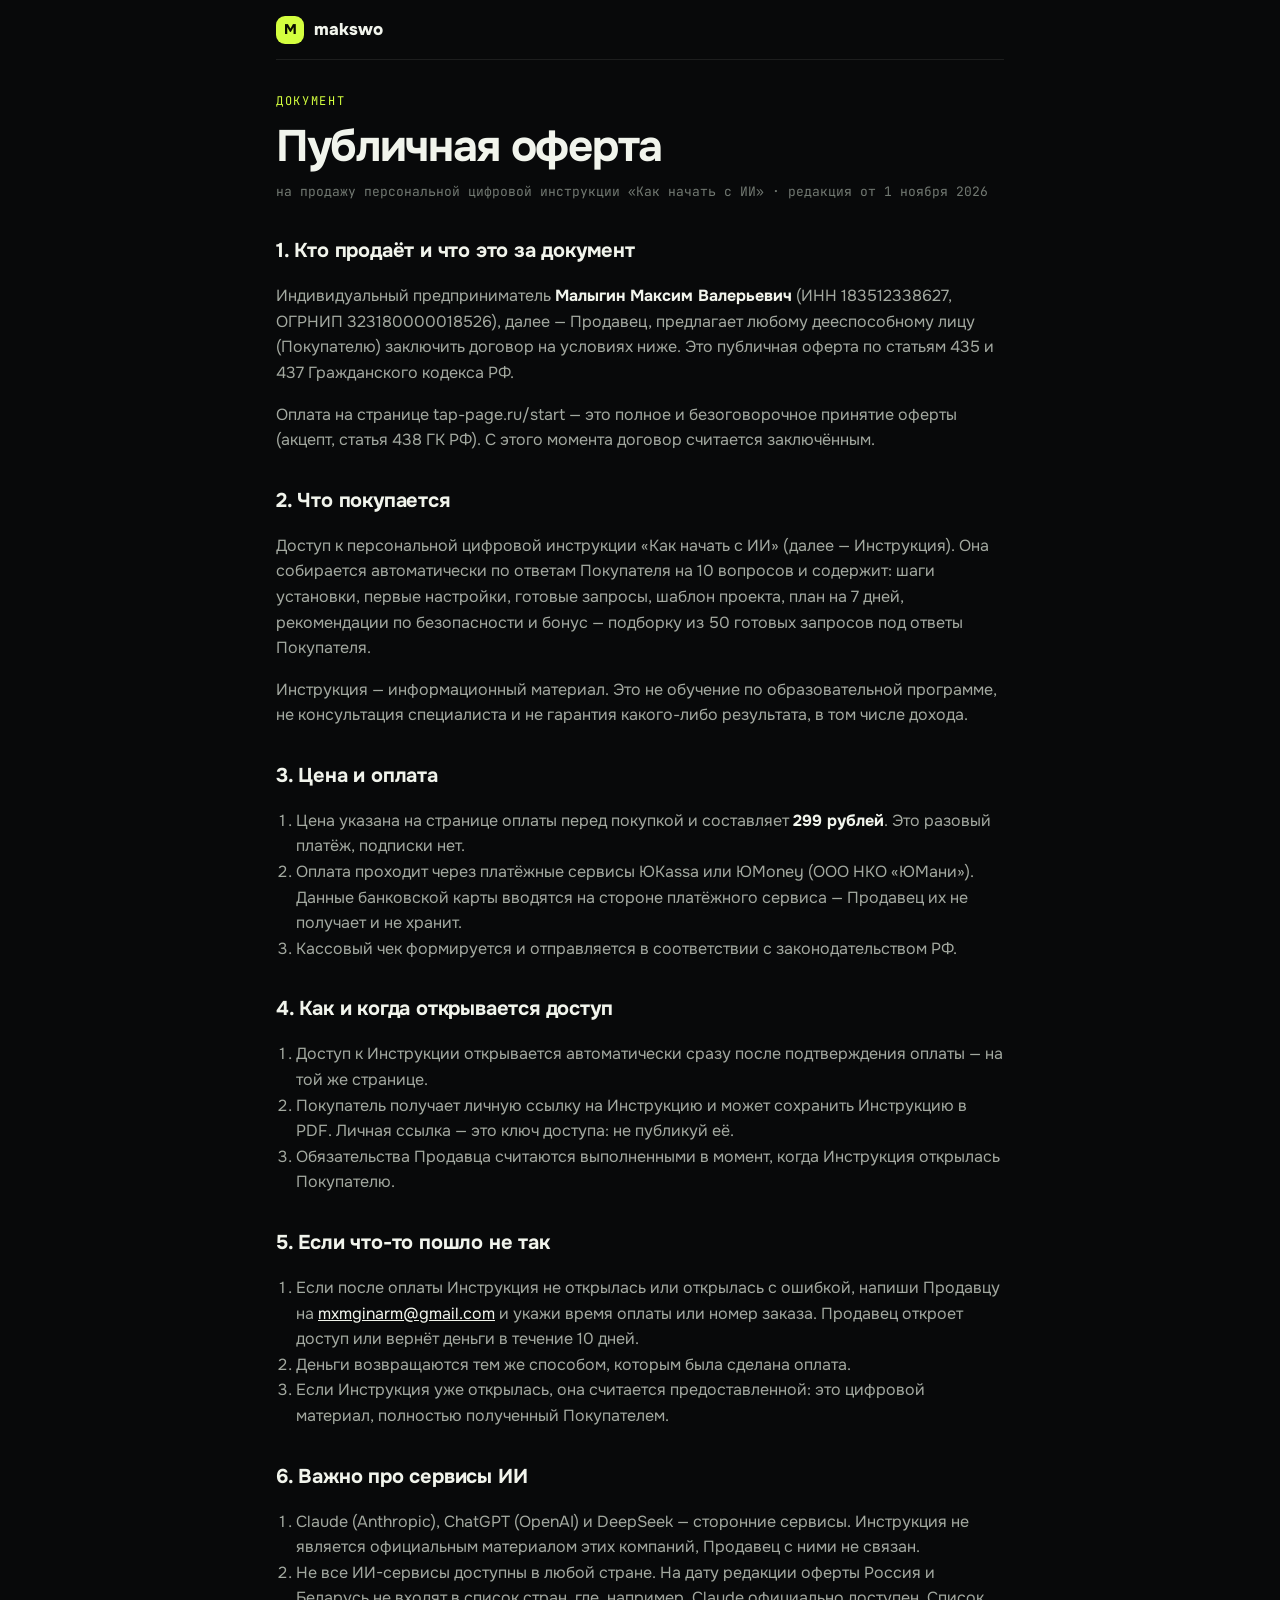
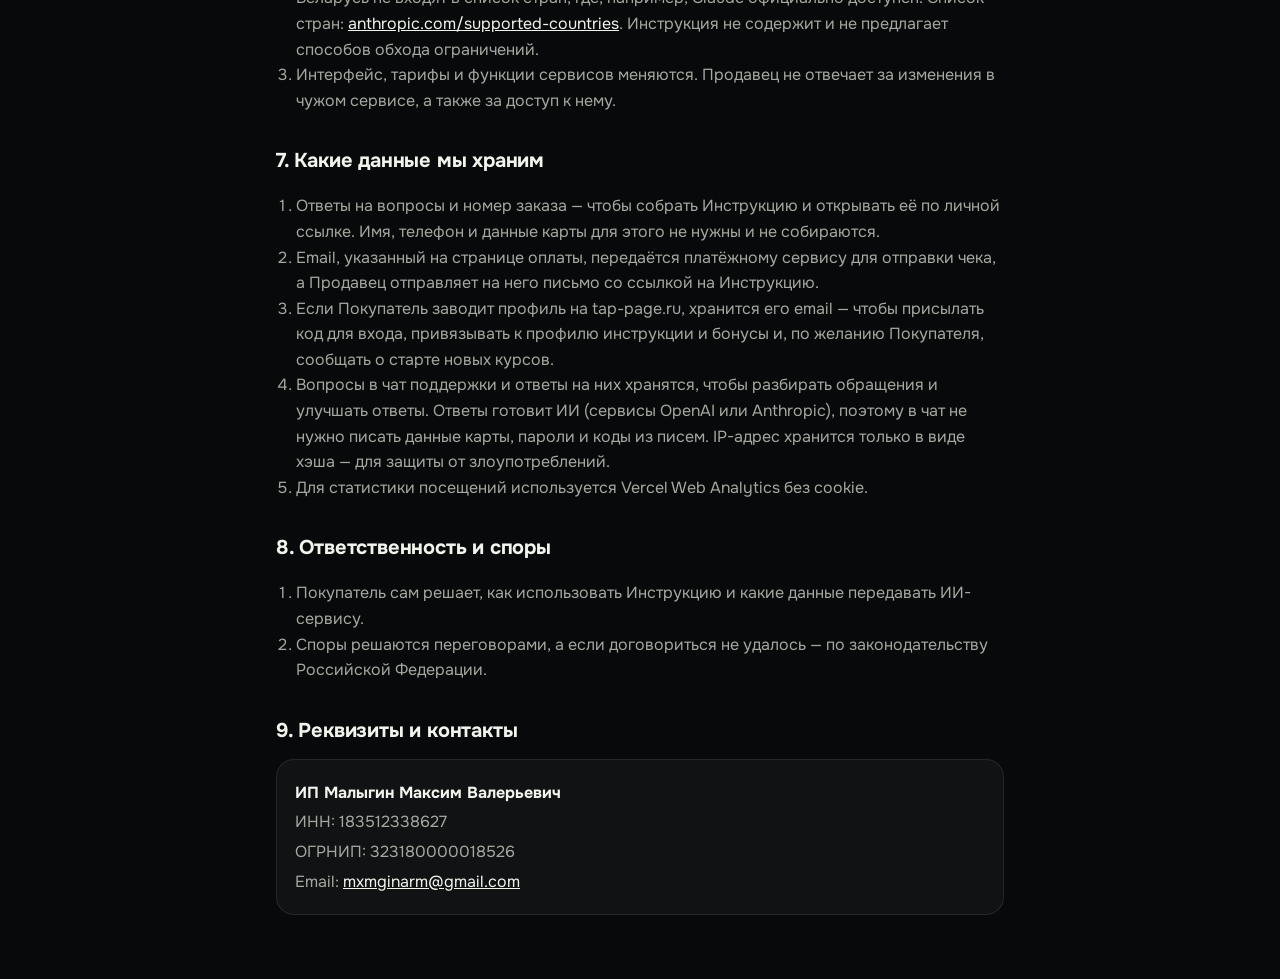
<file: oferta/index.html>
<!doctype html>
<html lang="ru">
<head>
<meta charset="utf-8">
<link rel="icon" href="/favicon.ico" sizes="any">
<link rel="icon" href="/assets/favicon.svg" type="image/svg+xml">
<link rel="apple-touch-icon" href="/apple-touch-icon.png">
<meta name="viewport" content="width=device-width, initial-scale=1, viewport-fit=cover">
<title>Публичная оферта — туториал «Как начать с ИИ»</title>
<meta name="robots" content="noindex">
<meta name="theme-color" content="#08090a">
<link rel="preconnect" href="https://fonts.googleapis.com"><link rel="preconnect" href="https://fonts.gstatic.com" crossorigin>
<link href="https://fonts.googleapis.com/css2?family=JetBrains+Mono:wght@400;500&family=Onest:wght@400;500;600;700;800&display=swap" rel="stylesheet">
<style>
:root{color-scheme:dark;--bg:#08090a;--s1:#101214;--line:rgba(236,240,228,.09);--tx:#f1f4ec;--tx2:#a3a9a0;--tx3:#727972;--acc:#d4ff3f;--acc-ink:#0b0e00;--f:'Onest',system-ui,-apple-system,'Segoe UI',sans-serif;--m:'JetBrains Mono',ui-monospace,Menlo,monospace}
*{box-sizing:border-box}
html,body{margin:0;padding:0;background:var(--bg)}
body{color:var(--tx);font:16px/1.6 var(--f);-webkit-font-smoothing:antialiased}
.wrap{max-width:760px;margin-inline:auto;padding:0 max(16px,env(safe-area-inset-left)) 64px}
nav{display:flex;align-items:center;gap:10px;height:60px;border-bottom:1px solid var(--line);margin-bottom:32px}
.logo{display:flex;align-items:center;gap:10px;font-weight:800;font-size:17px;text-decoration:none;color:var(--tx)}
.logo i{width:28px;height:28px;border-radius:9px;background:var(--acc);display:grid;place-items:center;color:var(--acc-ink);font-style:normal;font-size:14px}
.eyebrow{font-family:var(--m);font-size:12px;letter-spacing:.14em;text-transform:uppercase;color:var(--acc)}
h1{font-size:clamp(30px,6vw,44px);line-height:1.05;letter-spacing:-.03em;margin:12px 0 8px}
h2{font-size:20px;margin:32px 0 8px;letter-spacing:-.01em}
p,li{color:var(--tx2)}
ol{padding-left:20px}
b{color:var(--tx)}
a{color:var(--tx)}
.req{background:var(--s1);border:1px solid var(--line);border-radius:18px;padding:16px 18px;margin-top:12px}
.req p{margin:4px 0}
.fill{background:rgba(255,181,74,.15);color:#ffb54a;border-radius:6px;padding:0 6px}
.date{font-family:var(--m);font-size:13px;color:var(--tx3)}
</style>
</head>
<body>
<div class="wrap">
<nav><a class="logo" href="/start"><i>M</i>makswo</a></nav>

<div class="eyebrow">Документ</div>
<h1>Публичная оферта</h1>
<p class="date">на продажу персональной цифровой инструкции «Как начать с ИИ» · редакция от <span data-req="date">1 ноября 2026</span></p>

<h2>1. Кто продаёт и что это за документ</h2>
<p>Индивидуальный предприниматель <b data-req="name">Малыгин Максим Валерьевич</b> (ИНН <span data-req="inn">183512338627</span>, ОГРНИП <span data-req="ogrnip">323180000018526</span>), далее — Продавец, предлагает любому дееспособному лицу (Покупателю) заключить договор на условиях ниже. Это публичная оферта по статьям 435 и 437 Гражданского кодекса РФ.</p>
<p>Оплата на странице tap-page.ru/start — это полное и безоговорочное принятие оферты (акцепт, статья 438 ГК РФ). С этого момента договор считается заключённым.</p>

<h2>2. Что покупается</h2>
<p>Доступ к персональной цифровой инструкции «Как начать с ИИ» (далее — Инструкция). Она собирается автоматически по ответам Покупателя на 10 вопросов и содержит: шаги установки, первые настройки, готовые запросы, шаблон проекта, план на 7 дней, рекомендации по безопасности и бонус — подборку из 50 готовых запросов под ответы Покупателя.</p>
<p>Инструкция — информационный материал. Это не обучение по образовательной программе, не консультация специалиста и не гарантия какого-либо результата, в том числе дохода.</p>

<h2>3. Цена и оплата</h2>
<ol>
<li>Цена указана на странице оплаты перед покупкой и составляет <b>299 рублей</b>. Это разовый платёж, подписки нет.</li>
<li>Оплата проходит через платёжные сервисы ЮKassa или ЮMoney (ООО НКО «ЮМани»). Данные банковской карты вводятся на стороне платёжного сервиса — Продавец их не получает и не хранит.</li>
<li>Кассовый чек формируется и отправляется в соответствии с законодательством РФ.</li>
</ol>

<h2>4. Как и когда открывается доступ</h2>
<ol>
<li>Доступ к Инструкции открывается автоматически сразу после подтверждения оплаты — на той же странице.</li>
<li>Покупатель получает личную ссылку на Инструкцию и может сохранить Инструкцию в PDF. Личная ссылка — это ключ доступа: не публикуй её.</li>
<li>Обязательства Продавца считаются выполненными в момент, когда Инструкция открылась Покупателю.</li>
</ol>

<h2>5. Если что-то пошло не так</h2>
<ol>
<li>Если после оплаты Инструкция не открылась или открылась с ошибкой, напиши Продавцу на <a href="mailto:mxmginarm@gmail.com">mxmginarm@gmail.com</a> и укажи время оплаты или номер заказа. Продавец откроет доступ или вернёт деньги в течение 10 дней.</li>
<li>Деньги возвращаются тем же способом, которым была сделана оплата.</li>
<li>Если Инструкция уже открылась, она считается предоставленной: это цифровой материал, полностью полученный Покупателем.</li>
</ol>

<h2>6. Важно про сервисы ИИ</h2>
<ol>
<li>Claude (Anthropic), ChatGPT (OpenAI) и DeepSeek — сторонние сервисы. Инструкция не является официальным материалом этих компаний, Продавец с ними не связан.</li>
<li>Не все ИИ-сервисы доступны в любой стране. На дату редакции оферты Россия и Беларусь не входят в список стран, где, например, Claude официально доступен. Список стран: <a href="https://www.anthropic.com/supported-countries" target="_blank" rel="noopener">anthropic.com/supported-countries</a>. Инструкция не содержит и не предлагает способов обхода ограничений.</li>
<li>Интерфейс, тарифы и функции сервисов меняются. Продавец не отвечает за изменения в чужом сервисе, а также за доступ к нему.</li>
</ol>

<h2>7. Какие данные мы храним</h2>
<ol>
<li>Ответы на вопросы и номер заказа — чтобы собрать Инструкцию и открывать её по личной ссылке. Имя, телефон и данные карты для этого не нужны и не собираются.</li>
<li>Email, указанный на странице оплаты, передаётся платёжному сервису для отправки чека, а Продавец отправляет на него письмо со ссылкой на Инструкцию.</li>
<li>Если Покупатель заводит профиль на tap-page.ru, хранится его email — чтобы присылать код для входа, привязывать к профилю инструкции и бонусы и, по желанию Покупателя, сообщать о старте новых курсов.</li>
<li>Вопросы в чат поддержки и ответы на них хранятся, чтобы разбирать обращения и улучшать ответы. Ответы готовит ИИ (сервисы OpenAI или Anthropic), поэтому в чат не нужно писать данные карты, пароли и коды из писем. IP-адрес хранится только в виде хэша — для защиты от злоупотреблений.</li>
<li>Для статистики посещений используется Vercel Web Analytics без cookie.</li>
</ol>

<h2>8. Ответственность и споры</h2>
<ol>
<li>Покупатель сам решает, как использовать Инструкцию и какие данные передавать ИИ-сервису.</li>
<li>Споры решаются переговорами, а если договориться не удалось — по законодательству Российской Федерации.</li>
</ol>

<h2>9. Реквизиты и контакты</h2>
<div class="req">
<p><b>ИП <span data-req="name2">Малыгин Максим Валерьевич</span></b></p>
<p>ИНН: <span data-req="inn2">183512338627</span></p>
<p>ОГРНИП: <span data-req="ogrnip2">323180000018526</span></p>
<p>Email: <a href="mailto:mxmginarm@gmail.com">mxmginarm@gmail.com</a></p>
</div>
</div>
</body>
</html>
</file>
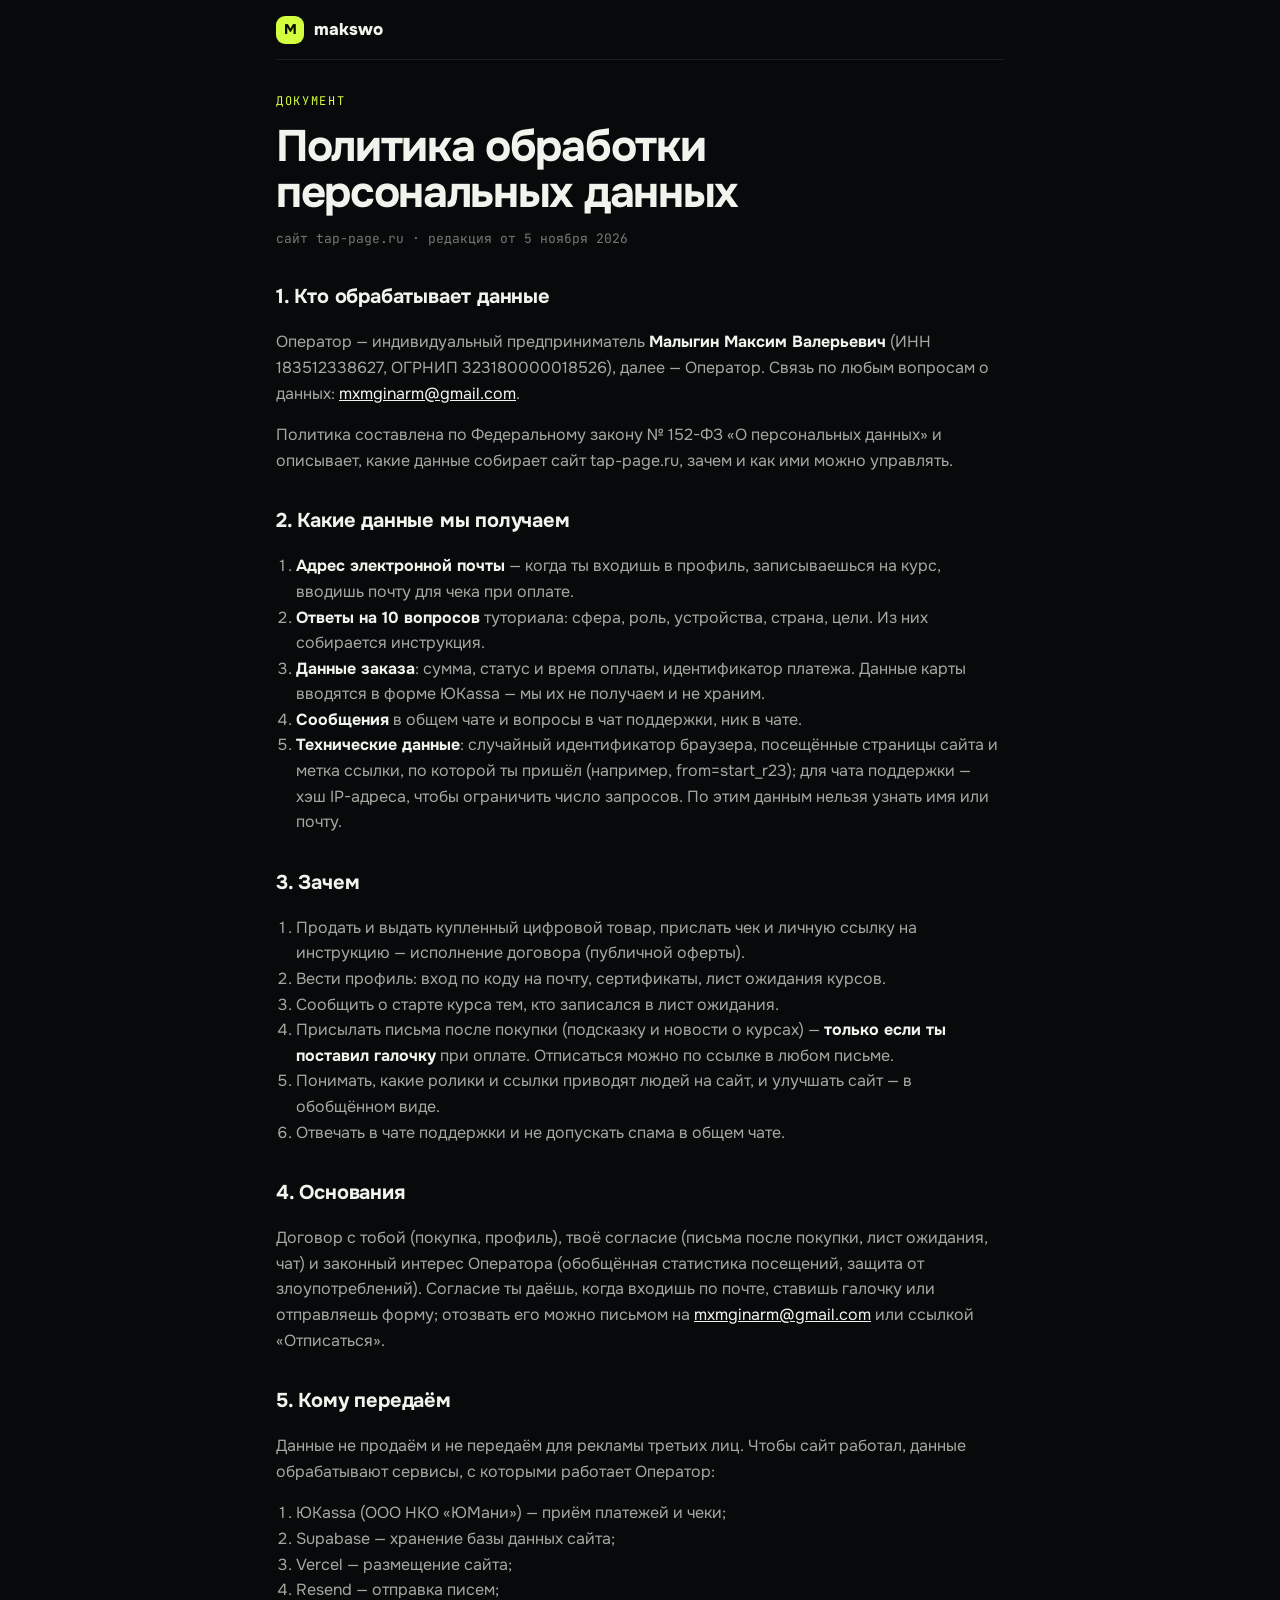
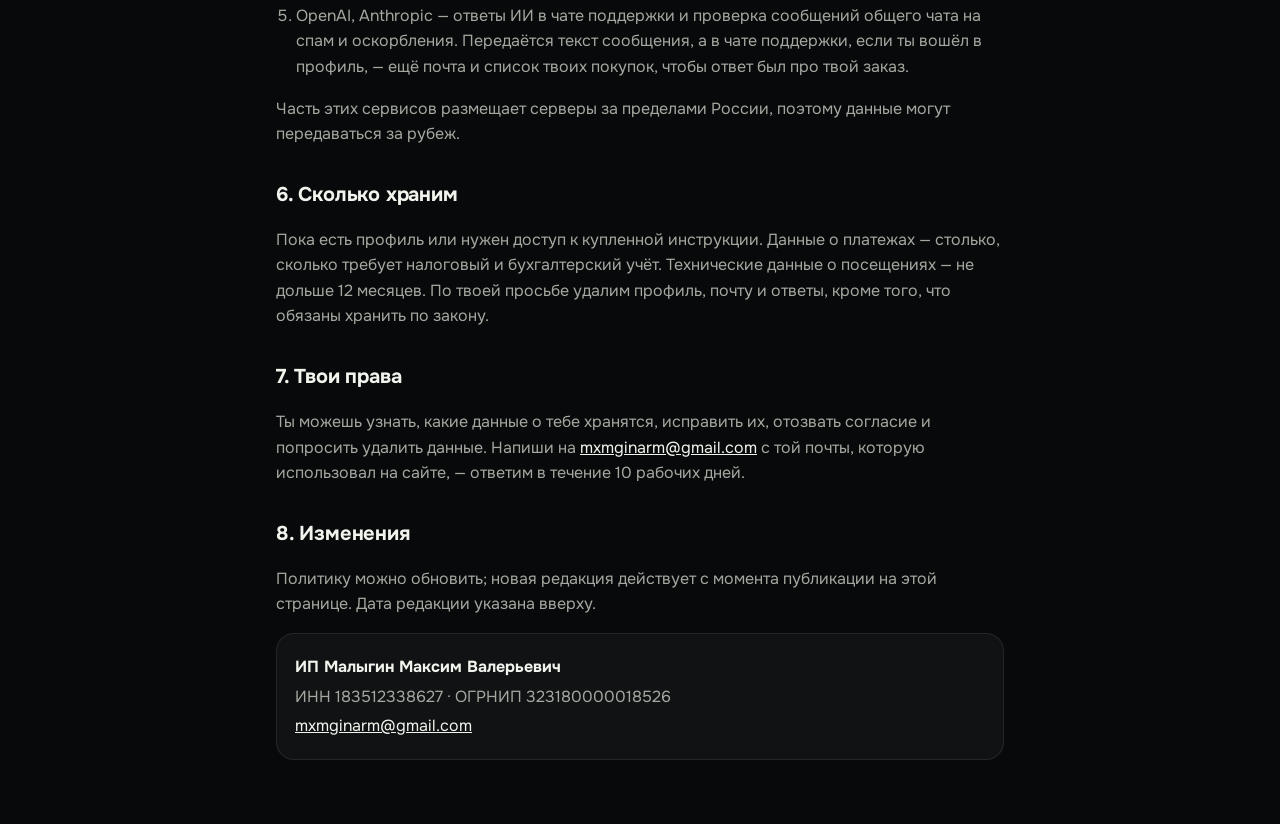
<file: privacy/index.html>
<!doctype html>
<html lang="ru">
<head>
<meta charset="utf-8">
<link rel="icon" href="/favicon.ico" sizes="any">
<link rel="icon" href="/assets/favicon.svg" type="image/svg+xml">
<link rel="apple-touch-icon" href="/apple-touch-icon.png">
<meta name="viewport" content="width=device-width, initial-scale=1, viewport-fit=cover">
<title>Политика обработки персональных данных — tap-page.ru</title>
<meta name="robots" content="noindex">
<meta name="theme-color" content="#08090a">
<link rel="preconnect" href="https://fonts.googleapis.com"><link rel="preconnect" href="https://fonts.gstatic.com" crossorigin>
<link href="https://fonts.googleapis.com/css2?family=JetBrains+Mono:wght@400;500&family=Onest:wght@400;500;600;700;800&display=swap" rel="stylesheet">
<style>
:root{color-scheme:dark;--bg:#08090a;--s1:#101214;--line:rgba(236,240,228,.09);--tx:#f1f4ec;--tx2:#a3a9a0;--tx3:#727972;--acc:#d4ff3f;--acc-ink:#0b0e00;--f:'Onest',system-ui,-apple-system,'Segoe UI',sans-serif;--m:'JetBrains Mono',ui-monospace,Menlo,monospace}
*{box-sizing:border-box}
html,body{margin:0;padding:0;background:var(--bg)}
body{color:var(--tx);font:16px/1.6 var(--f);-webkit-font-smoothing:antialiased}
.wrap{max-width:760px;margin-inline:auto;padding:0 max(16px,env(safe-area-inset-left)) 64px}
nav{display:flex;align-items:center;gap:10px;height:60px;border-bottom:1px solid var(--line);margin-bottom:32px}
.logo{display:flex;align-items:center;gap:10px;font-weight:800;font-size:17px;text-decoration:none;color:var(--tx)}
.logo i{width:28px;height:28px;border-radius:9px;background:var(--acc);display:grid;place-items:center;color:var(--acc-ink);font-style:normal;font-size:14px}
.eyebrow{font-family:var(--m);font-size:12px;letter-spacing:.14em;text-transform:uppercase;color:var(--acc)}
h1{font-size:clamp(30px,6vw,44px);line-height:1.05;letter-spacing:-.03em;margin:12px 0 8px}
h2{font-size:20px;margin:32px 0 8px;letter-spacing:-.01em}
p,li{color:var(--tx2)}
ol{padding-left:20px}
b{color:var(--tx)}
a{color:var(--tx)}
.req{background:var(--s1);border:1px solid var(--line);border-radius:18px;padding:16px 18px;margin-top:12px}
.req p{margin:4px 0}
.fill{background:rgba(255,181,74,.15);color:#ffb54a;border-radius:6px;padding:0 6px}
.date{font-family:var(--m);font-size:13px;color:var(--tx3)}
</style>
</head>
<body>
<div class="wrap">
<nav><a class="logo" href="/"><i>M</i>makswo</a></nav>

<div class="eyebrow">Документ</div>
<h1>Политика обработки персональных данных</h1>
<p class="date">сайт tap-page.ru · редакция от 5 ноября 2026</p>

<h2>1. Кто обрабатывает данные</h2>
<p>Оператор — индивидуальный предприниматель <b>Малыгин Максим Валерьевич</b> (ИНН 183512338627, ОГРНИП 323180000018526), далее — Оператор. Связь по любым вопросам о данных: <a href="mailto:mxmginarm@gmail.com">mxmginarm@gmail.com</a>.</p>
<p>Политика составлена по Федеральному закону № 152-ФЗ «О персональных данных» и описывает, какие данные собирает сайт tap-page.ru, зачем и как ими можно управлять.</p>

<h2>2. Какие данные мы получаем</h2>
<ol>
<li><b>Адрес электронной почты</b> — когда ты входишь в профиль, записываешься на курс, вводишь почту для чека при оплате.</li>
<li><b>Ответы на 10 вопросов</b> туториала: сфера, роль, устройства, страна, цели. Из них собирается инструкция.</li>
<li><b>Данные заказа</b>: сумма, статус и время оплаты, идентификатор платежа. Данные карты вводятся в форме ЮKassa — мы их не получаем и не храним.</li>
<li><b>Сообщения</b> в общем чате и вопросы в чат поддержки, ник в чате.</li>
<li><b>Технические данные</b>: случайный идентификатор браузера, посещённые страницы сайта и метка ссылки, по которой ты пришёл (например, from=start_r23); для чата поддержки — хэш IP-адреса, чтобы ограничить число запросов. По этим данным нельзя узнать имя или почту.</li>
</ol>

<h2>3. Зачем</h2>
<ol>
<li>Продать и выдать купленный цифровой товар, прислать чек и личную ссылку на инструкцию — исполнение договора (публичной оферты).</li>
<li>Вести профиль: вход по коду на почту, сертификаты, лист ожидания курсов.</li>
<li>Сообщить о старте курса тем, кто записался в лист ожидания.</li>
<li>Присылать письма после покупки (подсказку и новости о курсах) — <b>только если ты поставил галочку</b> при оплате. Отписаться можно по ссылке в любом письме.</li>
<li>Понимать, какие ролики и ссылки приводят людей на сайт, и улучшать сайт — в обобщённом виде.</li>
<li>Отвечать в чате поддержки и не допускать спама в общем чате.</li>
</ol>

<h2>4. Основания</h2>
<p>Договор с тобой (покупка, профиль), твоё согласие (письма после покупки, лист ожидания, чат) и законный интерес Оператора (обобщённая статистика посещений, защита от злоупотреблений). Согласие ты даёшь, когда входишь по почте, ставишь галочку или отправляешь форму; отозвать его можно письмом на <a href="mailto:mxmginarm@gmail.com">mxmginarm@gmail.com</a> или ссылкой «Отписаться».</p>

<h2>5. Кому передаём</h2>
<p>Данные не продаём и не передаём для рекламы третьих лиц. Чтобы сайт работал, данные обрабатывают сервисы, с которыми работает Оператор:</p>
<ol>
<li>ЮKassa (ООО НКО «ЮМани») — приём платежей и чеки;</li>
<li>Supabase — хранение базы данных сайта;</li>
<li>Vercel — размещение сайта;</li>
<li>Resend — отправка писем;</li>
<li>OpenAI, Anthropic — ответы ИИ в чате поддержки и проверка сообщений общего чата на спам и оскорбления. Передаётся текст сообщения, а в чате поддержки, если ты вошёл в профиль, — ещё почта и список твоих покупок, чтобы ответ был про твой заказ.</li>
</ol>
<p>Часть этих сервисов размещает серверы за пределами России, поэтому данные могут передаваться за рубеж.</p>

<h2>6. Сколько храним</h2>
<p>Пока есть профиль или нужен доступ к купленной инструкции. Данные о платежах — столько, сколько требует налоговый и бухгалтерский учёт. Технические данные о посещениях — не дольше 12 месяцев. По твоей просьбе удалим профиль, почту и ответы, кроме того, что обязаны хранить по закону.</p>

<h2>7. Твои права</h2>
<p>Ты можешь узнать, какие данные о тебе хранятся, исправить их, отозвать согласие и попросить удалить данные. Напиши на <a href="mailto:mxmginarm@gmail.com">mxmginarm@gmail.com</a> с той почты, которую использовал на сайте, — ответим в течение 10 рабочих дней.</p>

<h2>8. Изменения</h2>
<p>Политику можно обновить; новая редакция действует с момента публикации на этой странице. Дата редакции указана вверху.</p>

<div class="req">
<p><b>ИП Малыгин Максим Валерьевич</b></p>
<p>ИНН 183512338627 · ОГРНИП 323180000018526</p>
<p><a href="mailto:mxmginarm@gmail.com">mxmginarm@gmail.com</a></p>
</div>
</div>
</body>
</html>
</file>
<file: assets/ui.css>
/* Общие стили tap-page (каталог и профиль). Палитра и компоненты как на /start. */

:root{
  color-scheme:dark;
  --bg:#08090a;--s1:#101214;--s2:#171a1d;--s3:#22262a;
  --line:rgba(236,240,228,.09);--line2:rgba(236,240,228,.17);
  --tx:#f1f4ec;--tx2:#a3a9a0;--tx3:#727972;
  --acc:#d4ff3f;--acc-ink:#0b0e00;--acc-dim:rgba(212,255,63,.12);
  --ok:#3ee0a0;--warn:#ffb54a;--bad:#ff6b6b;--info:#7aa8ff;
  --f:'Onest',system-ui,-apple-system,'Segoe UI',sans-serif;
  --m:'JetBrains Mono',ui-monospace,Menlo,monospace;
}
*{box-sizing:border-box}
[hidden]{display:none!important}
html,body{margin:0;padding:0}
html{background:var(--bg)}
/* свечение кристалла не должно растягивать страницу вбок */
html{overflow-x:hidden}
body{overflow-x:clip}
body{background:radial-gradient(70% 40% at 90% -5%,rgba(212,255,63,.08),transparent 60%),var(--bg);color:var(--tx);font:16px/1.55 var(--f);-webkit-font-smoothing:antialiased;min-height:100vh;min-height:100dvh}
button{font:inherit;color:inherit;cursor:pointer;border:0;background:none;padding:0}
input{font:inherit;color:inherit}
a{color:inherit}
:focus-visible{outline:2px solid var(--acc);outline-offset:2px}
.wrap{max-width:760px;margin-inline:auto;padding-inline:max(16px,env(safe-area-inset-left))}
svg.ic{width:18px;height:18px;fill:none;stroke:currentColor;stroke-width:1.8;stroke-linecap:round;stroke-linejoin:round;flex:none}

/* nav */
.nav{position:sticky;top:0;z-index:20;background:rgba(8,9,10,.86);backdrop-filter:blur(14px);-webkit-backdrop-filter:blur(14px);border-bottom:1px solid var(--line)}
.nav .wrap{display:flex;align-items:center;gap:12px;height:60px}
.logo{display:flex;align-items:center;gap:10px;font-weight:800;font-size:17px;letter-spacing:-.02em;text-decoration:none}
.logo i{width:28px;height:28px;border-radius:9px;background:var(--acc);display:grid;place-items:center;color:var(--acc-ink);font-style:normal;font-size:14px}
.sp{flex:1}
.nav .mono{font-family:var(--m);font-size:12px;color:var(--tx3)}

/* buttons */
.btn{display:inline-flex;align-items:center;justify-content:center;gap:8px;height:48px;padding:0 22px;border-radius:999px;font-weight:650;font-size:15px;white-space:nowrap;text-decoration:none;transition:transform .15s,background .15s,border-color .15s}
.btn.pri{background:var(--acc);color:var(--acc-ink)}
.btn.pri:hover{background:#e2ff72;transform:translateY(-1px)}
.btn.gho{border:1px solid var(--line2)}
.btn.gho:hover{background:var(--s2)}
.btn.sm{height:36px;padding:0 14px;font-size:13.5px}
.btn.lg{height:56px;padding:0 30px;font-size:16px}
.btn[disabled]{opacity:.35;cursor:not-allowed;transform:none}
.eyebrow{font-family:var(--m);font-size:12px;letter-spacing:.14em;text-transform:uppercase;color:var(--acc)}
.chip{display:inline-flex;align-items:center;gap:6px;min-height:28px;padding:3px 11px;border-radius:999px;background:var(--s2);border:1px solid var(--line);font-size:13px;font-weight:600;color:var(--tx2)}

h1{font-size:clamp(38px,8vw,64px);line-height:.98;letter-spacing:-.04em;font-weight:800;margin:14px 0 18px;text-wrap:balance}
h1 .acc{color:var(--acc)}
.lead{font-size:clamp(16px,2.4vw,19px);color:var(--tx2);margin:0 0 28px;max-width:34em}
.meta{display:flex;flex-wrap:wrap;gap:8px;margin-bottom:28px}
.note{margin-top:28px;border:1px solid var(--line2);border-radius:18px;padding:16px 18px;background:var(--s1);font-size:14.5px;color:var(--tx2)}
.note b{color:var(--tx)}
.card{background:var(--s1);border:1px solid var(--line);border-radius:22px;padding:20px;margin-top:12px}
.card h3{margin:0 0 6px;font-size:18px;letter-spacing:-.01em;line-height:1.25}
.card p{margin:6px 0 0;color:var(--tx2)}
.word{font-family:var(--m);background:var(--acc);color:var(--acc-ink);border-radius:8px;padding:2px 8px;font-weight:500}
.freq{display:inline-block;margin-top:6px;font-size:12px;color:var(--tx3)}
footer{padding:40px 0 calc(40px + env(safe-area-inset-bottom));color:var(--tx3);font-size:13px;text-align:center}
.toast{position:fixed;left:50%;bottom:calc(24px + env(safe-area-inset-bottom));transform:translate(-50%,20px);opacity:0;background:var(--s3);border:1px solid var(--line2);padding:10px 16px;border-radius:999px;font-size:14px;font-weight:600;transition:.25s;pointer-events:none;z-index:50}
.toast.on{opacity:1;transform:translate(-50%,0)}
.mono{font-family:var(--m);color:var(--tx2)}
.linkbtn{color:var(--tx2);text-decoration:underline;text-underline-offset:3px;font-size:14.5px;padding:6px 0}
.linkbtn:hover{color:var(--tx)}

/* crystal */
.gem{--gc:hsl(calc(272deg + var(--gh,0deg)) 100% 66%);--ga:hsl(calc(170deg + var(--gh,0deg)) 100% 62%);position:relative;width:74px;height:96px;margin:0 auto;isolation:isolate;cursor:pointer;-webkit-tap-highlight-color:transparent;touch-action:manipulation}
.gem:focus-visible{outline:none}
.gem:focus-visible .gfloat{filter:drop-shadow(0 0 0 #d4ff3f) drop-shadow(0 0 10px var(--gc))}
.gem-sm{width:50px;height:65px}
.gem-md{width:70px;height:91px}
.gglow{position:absolute;inset:-34%;z-index:-2;border-radius:50%;
  background:radial-gradient(40% 46% at 50% 50%,color-mix(in srgb,var(--gc) 55%,transparent),transparent 70%),
             radial-gradient(30% 34% at 38% 62%,color-mix(in srgb,var(--ga) 22%,transparent),transparent 72%);
  filter:blur(18px);animation:gbreath 7s ease-in-out infinite}
.gfx{position:absolute;left:-90%;top:-80%;width:280%;height:260%;z-index:-1;pointer-events:none}
.gfloat{position:absolute;inset:0;animation:gfloat 6s ease-in-out infinite;filter:drop-shadow(0 0 10px color-mix(in srgb,var(--gc) 75%,transparent)) drop-shadow(0 0 26px color-mix(in srgb,var(--gc) 35%,transparent));transition:transform .15s}
.gem:active .gfloat{transform:scale(.94)}
.gem.gzap .gfloat{animation:gzap .7s cubic-bezier(.2,.8,.2,1),gfloat 6s ease-in-out infinite}
.gemsvg{display:block;width:100%;height:100%;overflow:visible}
.gshadow{position:absolute;left:24%;right:24%;bottom:-8%;height:12px;border-radius:50%;background:radial-gradient(closest-side,color-mix(in srgb,var(--gc) 55%,transparent),transparent);filter:blur(5px);animation:gshadow 6s ease-in-out infinite}
.gshine{animation:gshine 6s ease-in-out infinite}
.gcore{transform-box:fill-box;transform-origin:center;animation:gcore 4.5s ease-in-out infinite}
@keyframes gbreath{0%,100%{opacity:.7;transform:scale(.94) rotate(0deg)}50%{opacity:1;transform:scale(1.06) rotate(8deg)}}
@keyframes gfloat{0%,100%{transform:translateY(0) rotate(-1.2deg)}50%{transform:translateY(-7px) rotate(1.2deg)}}
@keyframes gzap{0%{filter:brightness(1.6) drop-shadow(0 0 16px var(--gc))}100%{filter:brightness(1) drop-shadow(0 0 10px color-mix(in srgb,var(--gc) 75%,transparent))}}
@keyframes gshadow{0%,100%{transform:scaleX(1);opacity:.9}50%{transform:scaleX(.82);opacity:.55}}
@keyframes gshine{0%,35%{transform:translateX(0) skewX(-18deg)}75%,100%{transform:translateX(460px) skewX(-18deg)}}
.gstar{transform-box:fill-box;transform-origin:center;animation:gstar 3.4s ease-in-out infinite}@keyframes gstar{0%,55%,100%{opacity:0;transform:scale(.3) rotate(0)}72%{opacity:1;transform:scale(1) rotate(45deg)}}
@keyframes gcore{0%,100%{opacity:.55;transform:scale(.9)}50%{opacity:1;transform:scale(1.08)}}
@keyframes gpop{0%{transform:scale(.4);opacity:0;filter:brightness(3)}60%{transform:scale(1.08);opacity:1;filter:brightness(1.6)}100%{transform:none;filter:none}}
.cert{position:relative;display:grid;grid-template-columns:130px 1fr;gap:18px;align-items:center;margin:4px 0 14px;padding:20px;border-radius:24px;overflow:hidden;
  background:radial-gradient(80% 120% at 0% 50%,hsl(calc(272deg + var(--ch,0deg)) 90% 60% / .24),transparent 60%),linear-gradient(180deg,#140d1f,#0e0b14);border:1px solid hsl(calc(268deg + var(--ch,0deg)) 100% 79% / .45);box-shadow:inset 0 0 0 4px rgba(10,6,16,.9),inset 0 0 0 5px hsl(calc(268deg + var(--ch,0deg)) 100% 79% / .18)}
.cert .gem{animation:gpop 1.1s cubic-bezier(.2,.8,.2,1) both}
.cert .eyebrow{color:hsl(calc(270deg + var(--ch,0deg)) 95% 85%)}
.cert h3{margin:6px 0 10px;font-size:24px;letter-spacing:-.02em}
.cert dl{display:grid;grid-template-columns:auto 1fr;gap:4px 14px;margin:0;font-size:14px}
.cert dt{color:var(--tx3);font-family:var(--m);font-size:12px;letter-spacing:.06em;text-transform:uppercase;padding-top:2px}
.cert dd{margin:0;color:var(--tx)}
.cert .cno{font-family:var(--m);letter-spacing:.08em;color:hsl(calc(270deg + var(--ch,0deg)) 100% 92%)}
.cert p{margin:12px 0 0;font-size:13.5px;color:var(--tx2)}

.gem.locked{cursor:default}
.gem.locked .gglow,.gem.locked .gfx,.gem.locked .gshadow,.gem.locked .gshine,.gem.locked .gstar,.gem.locked .gcore{display:none}
.gem.locked .gfloat{animation:none;filter:saturate(.45) brightness(.42)}
.gem.secret.locked .gfloat{filter:grayscale(1) brightness(.28) contrast(1.2)}
@media (prefers-reduced-motion:reduce){.gem *,.gem{animation:none!important}}

/* layout */
.wrap.wide{max-width:1040px}
.nav .btn.sm{height:34px}
section.sec{padding-top:64px;scroll-margin-top:72px}
section.sec>h2{font-size:clamp(28px,5vw,42px);line-height:1.02;letter-spacing:-.035em;font-weight:800;margin:10px 0 10px;text-wrap:balance}
section.sec>.sub{color:var(--tx2);margin:0 0 24px;max-width:40em}

/* collection */
.coll{display:grid;grid-template-columns:repeat(7,1fr);gap:10px}
.slot{display:flex;flex-direction:column;align-items:center;text-align:center;gap:4px;padding:22px 8px 14px;border-radius:20px;background:var(--s1);border:1px solid var(--line);min-width:0}
.slot .gem{margin-bottom:12px}
.slot b{font-size:14.5px;color:var(--tx2)}
.slot span{font-size:12px;color:var(--tx3);line-height:1.3}
.slot.have{border-color:hsl(calc(268deg + var(--ch,0deg)) 100% 79% / .45);background:radial-gradient(90% 70% at 50% 30%,hsl(calc(272deg + var(--ch,0deg)) 90% 60% / .16),transparent 70%),var(--s1)}
.slot.have b{color:var(--tx)}
.slot.have span{color:hsl(calc(270deg + var(--ch,0deg)) 95% 82%)}
.cprog{display:flex;align-items:center;gap:14px;margin-top:14px}
.cprog .bar{flex:1;height:6px;border-radius:3px;background:var(--s3);overflow:hidden}
.cprog .bar i{display:block;height:100%;background:linear-gradient(90deg,#a855f7,#60a5fa,#34d399,#f87171,#fbbf24);border-radius:3px}
.cprog span{font-family:var(--m);font-size:13px;color:var(--tx2)}

/* courses */
.courses{display:grid;grid-template-columns:1fr 1fr;gap:14px}
.course{position:relative;display:flex;flex-direction:column;border-radius:24px;padding:22px;background:var(--s1);border:1px solid var(--line);scroll-margin-top:80px}
.course.open{border-color:rgba(212,255,63,.4);background:radial-gradient(90% 70% at 100% 0%,rgba(212,255,63,.1),transparent 60%),var(--s1)}
.course .top{display:flex;align-items:flex-start;justify-content:space-between;gap:12px}
.course .gem{margin:4px 6px 0 0}
.course h3{font-size:22px;line-height:1.15;letter-spacing:-.02em;margin:16px 0 8px}
.course p{color:var(--tx2);margin:0 0 12px;font-size:15px}
.course ul{list-style:none;margin:0 0 18px;padding:0;display:grid;gap:6px;font-size:14.5px}
.course li{display:flex;gap:8px}
.course li::before{content:"";width:6px;height:6px;border-radius:2px;background:var(--acc);margin-top:9px;flex:none}
.course.soon li::before{background:var(--tx3)}
.course .foot{margin-top:auto;display:flex;align-items:center;justify-content:space-between;gap:12px;flex-wrap:wrap}
.course .prc{font-size:26px;font-weight:800;letter-spacing:-.03em}
.course .gift{font-size:13px;color:hsl(calc(270deg + var(--ch,0deg)) 95% 82%)}
.chip.ok{color:var(--acc);border-color:rgba(212,255,63,.4)}
.btn.done{background:var(--s2);color:var(--ok);border:1px solid rgba(62,224,160,.35)}

/* modal */
.modal{position:fixed;inset:0;z-index:50;display:grid;place-items:center;padding:16px;background:rgba(4,5,6,.72);backdrop-filter:blur(6px);-webkit-backdrop-filter:blur(6px)}
.modal .box{width:100%;max-width:480px;border-radius:24px;padding:24px;background:var(--s1);border:1px solid var(--line2);position:relative}
.modal h3{margin:6px 0 6px;font-size:22px;letter-spacing:-.02em}
.modal p{color:var(--tx2);margin:0 0 18px;font-size:15px}
.modal .x{position:absolute;right:12px;top:12px;width:36px;height:36px;border-radius:50%;display:grid;place-items:center;color:var(--tx2)}
.modal .x:hover{background:var(--s2);color:var(--tx)}

@media (max-width:900px){.coll{grid-template-columns:repeat(4,1fr)}}
@media (max-width:640px){
  .courses{grid-template-columns:1fr}
  .coll{grid-template-columns:repeat(4,1fr);gap:6px}
  .slot{padding:16px 4px 10px;border-radius:16px}
  .slot .gem{width:46px;height:60px;margin-bottom:8px}
  .slot b{font-size:12.5px}
  .slot span{display:none}
  .cert{grid-template-columns:1fr;text-align:center}.cert dl{text-align:left;max-width:300px;margin:0 auto}
  .nav .mono{display:none}
}
</file>
